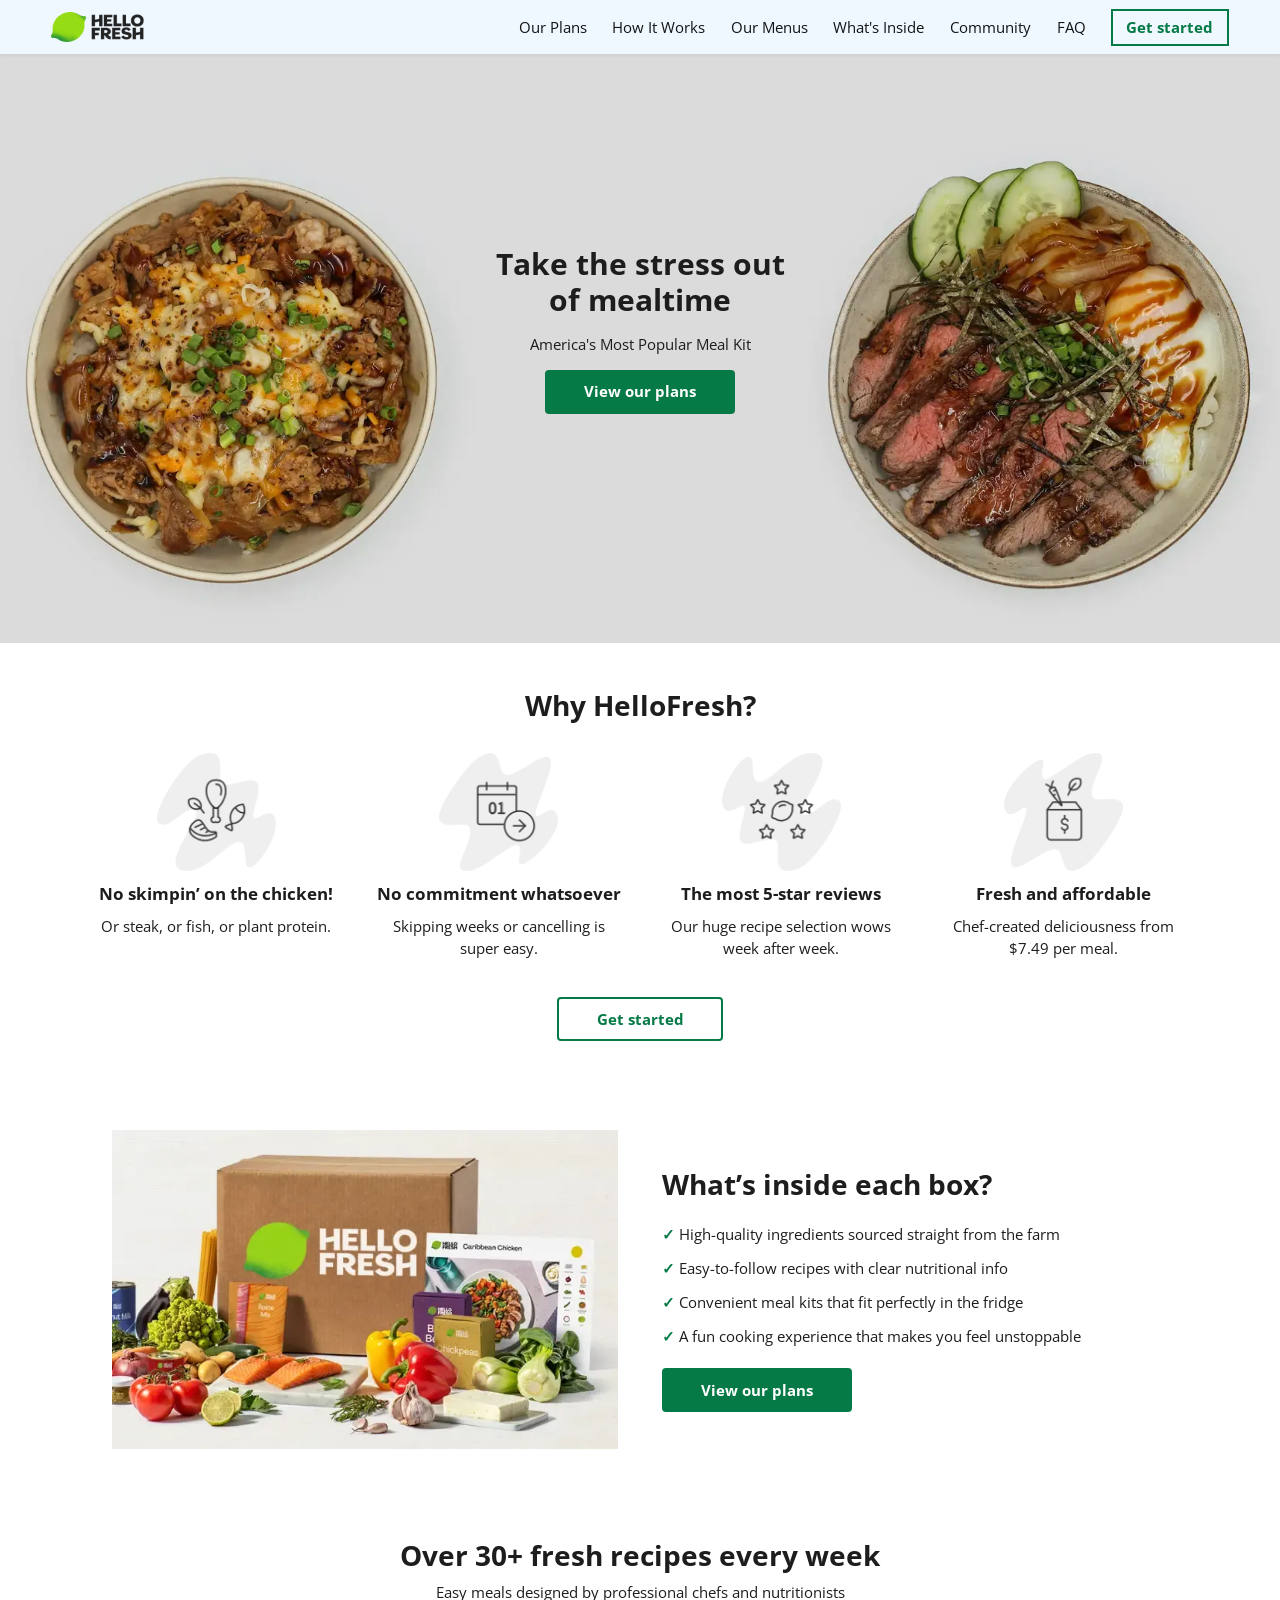
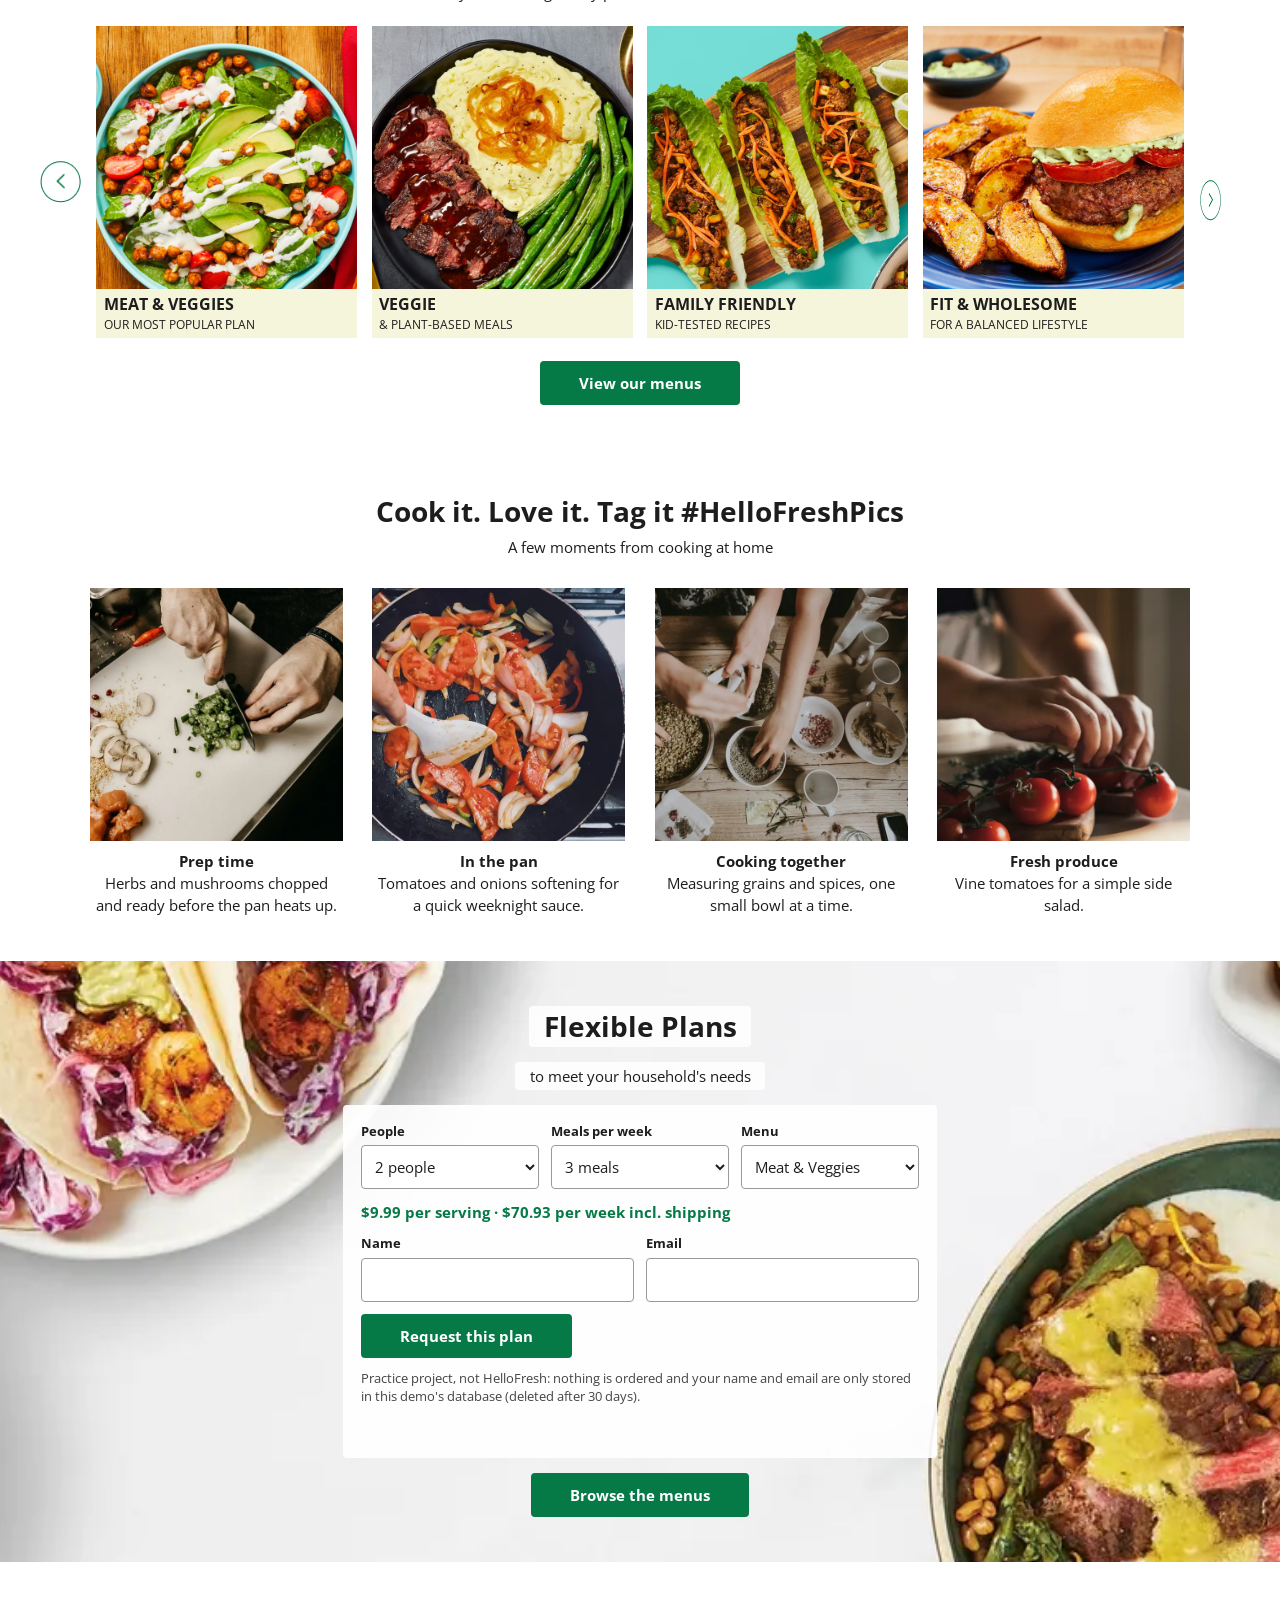
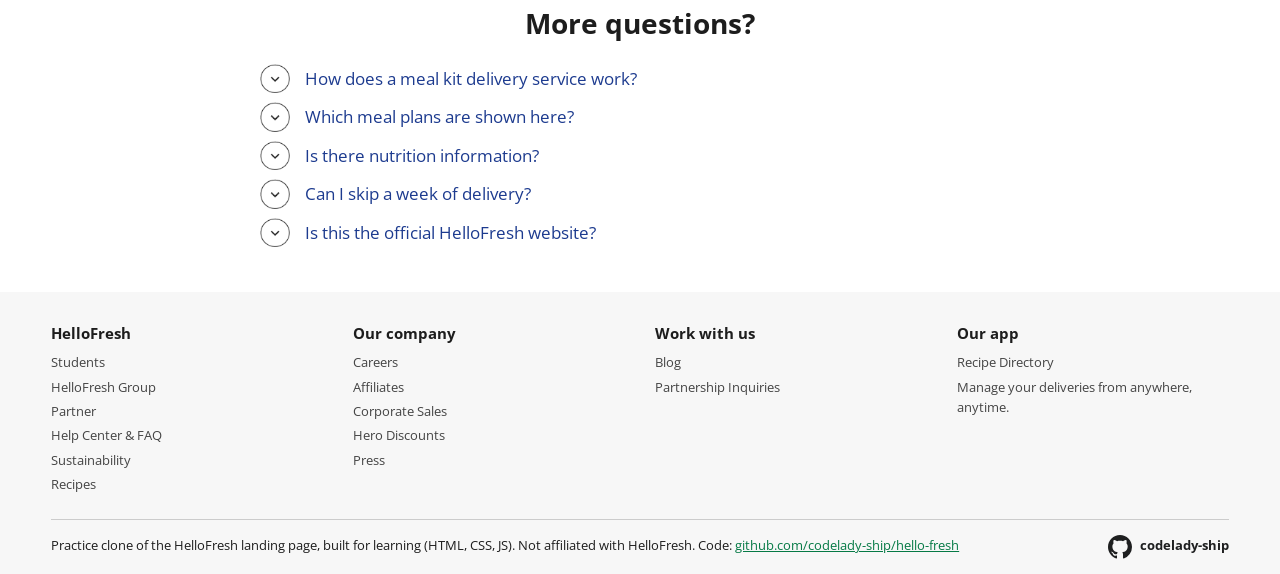
<file: index.html>
<!DOCTYPE html>
<html lang="en">
<head>
    <meta charset="UTF-8">
    <meta name="viewport" content="width=device-width, initial-scale=1.0">
    <title>HelloFresh Landing Page Clone</title>
    <meta name="description" content="Redirects to the HelloFresh landing page practice clone.">
    <link rel="canonical" href="https://codelady-ship.github.io/hello-fresh/hellofresh.html">
    <link rel="icon" href="./favicon.svg" type="image/svg+xml">
    <meta http-equiv="refresh" content="0; url=./hellofresh.html">
    <meta name="robots" content="noindex, follow">
</head>
<body>
    <p>Redirecting to <a href="./hellofresh.html">the HelloFresh landing page clone</a>...</p>
    <script>location.replace('./hellofresh.html' + location.hash);</script>
</body>
</html>
</file>
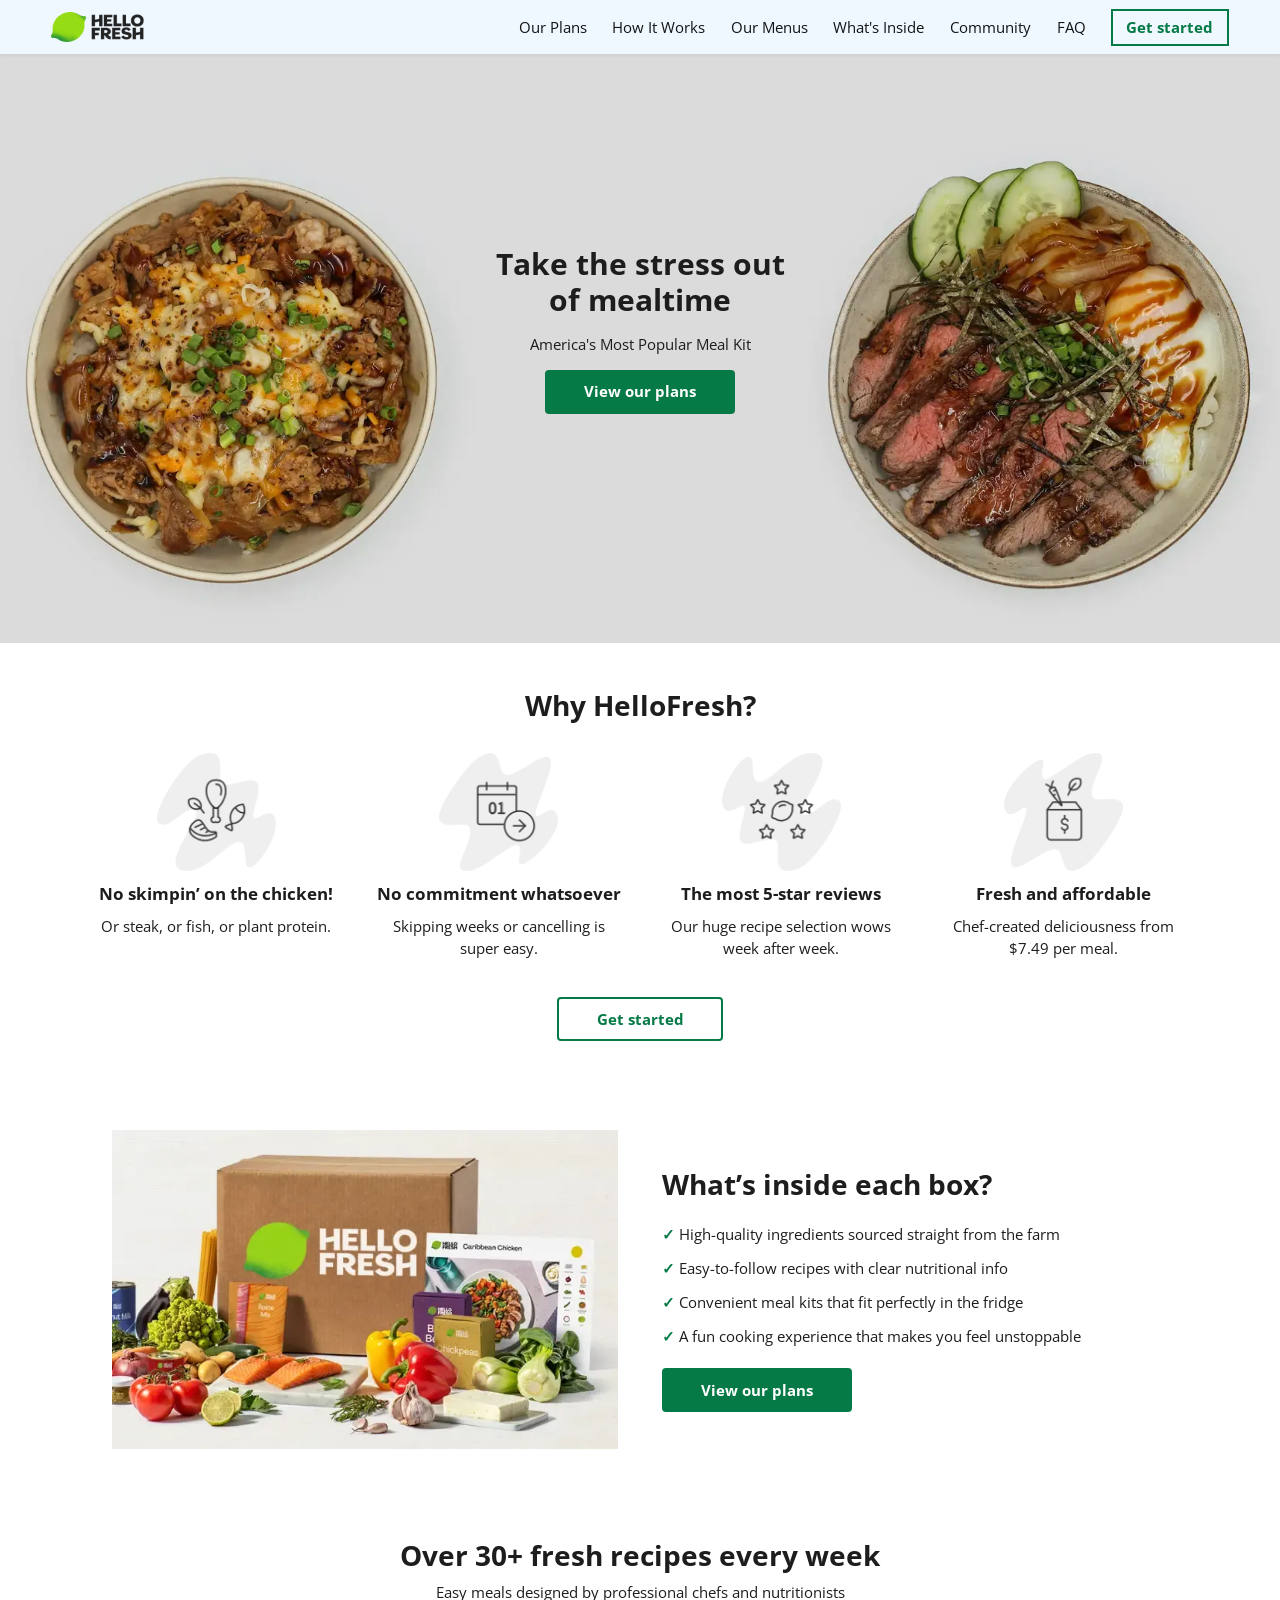
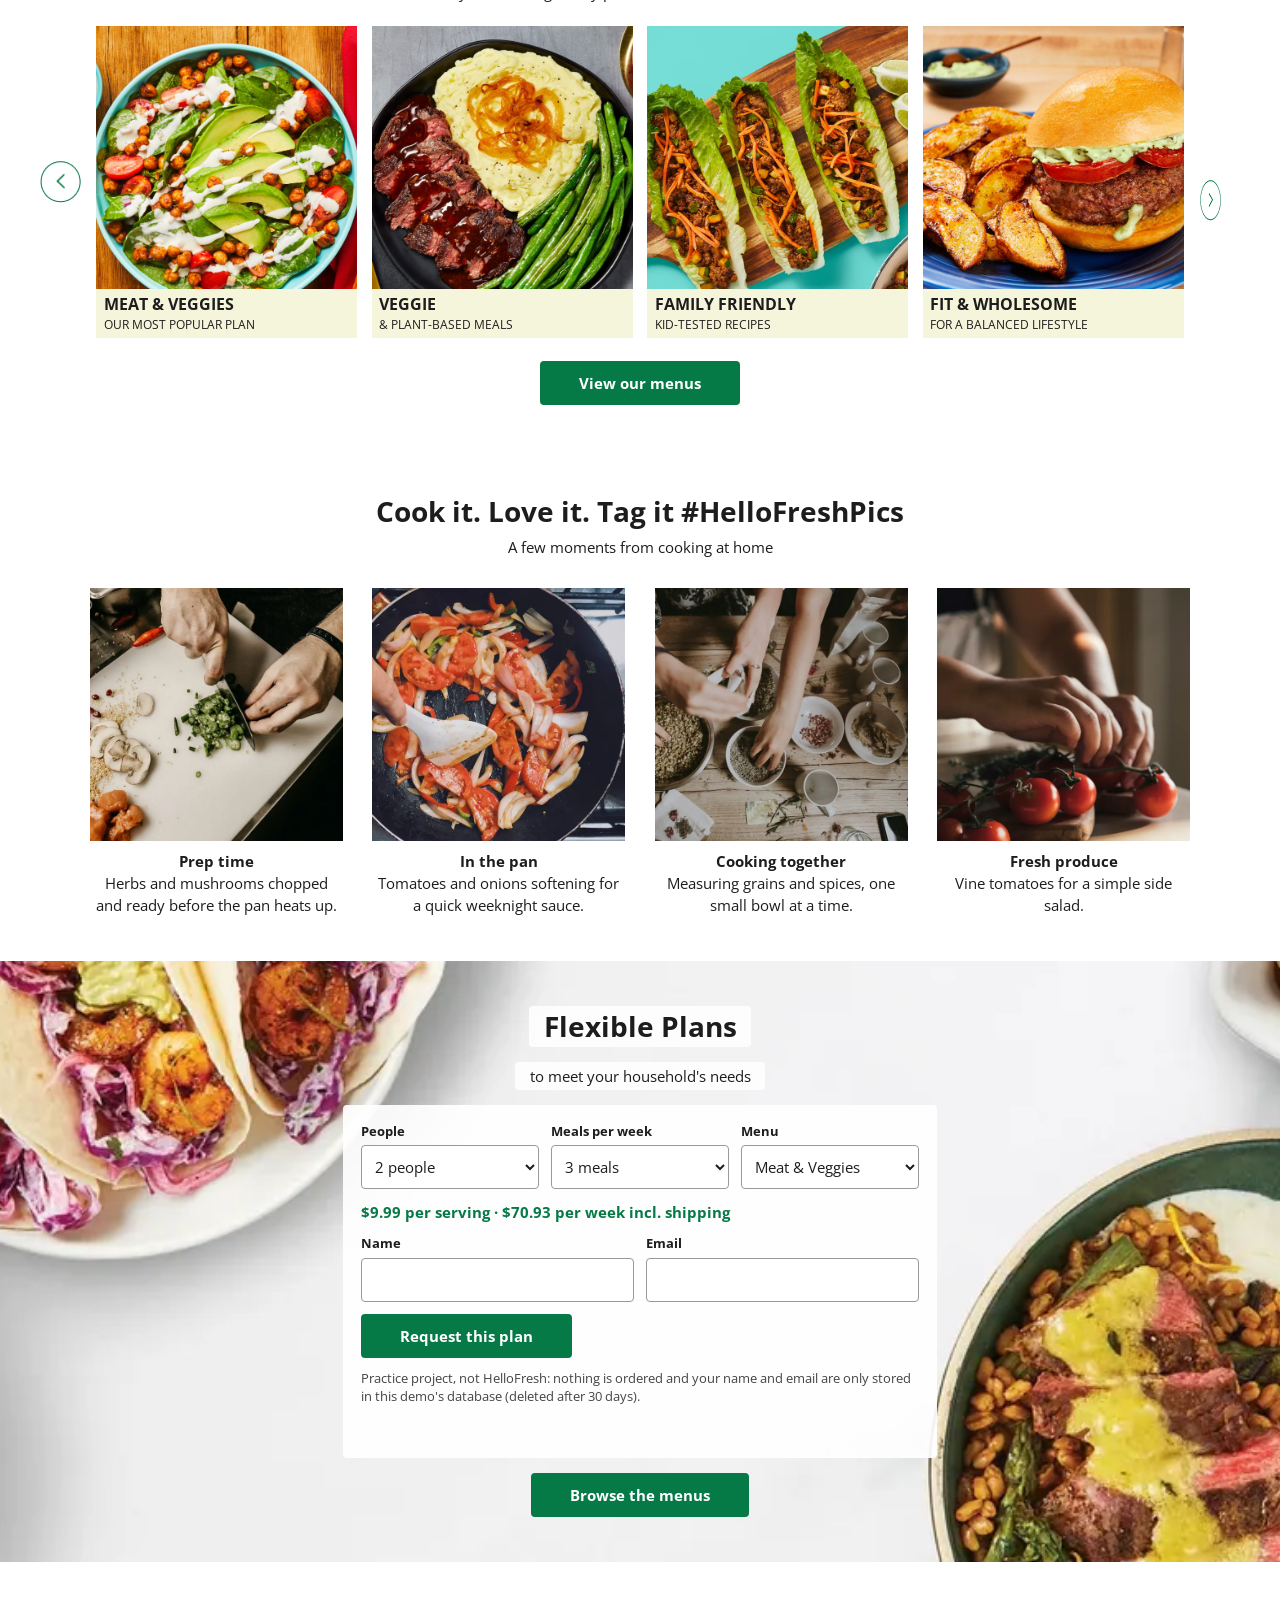
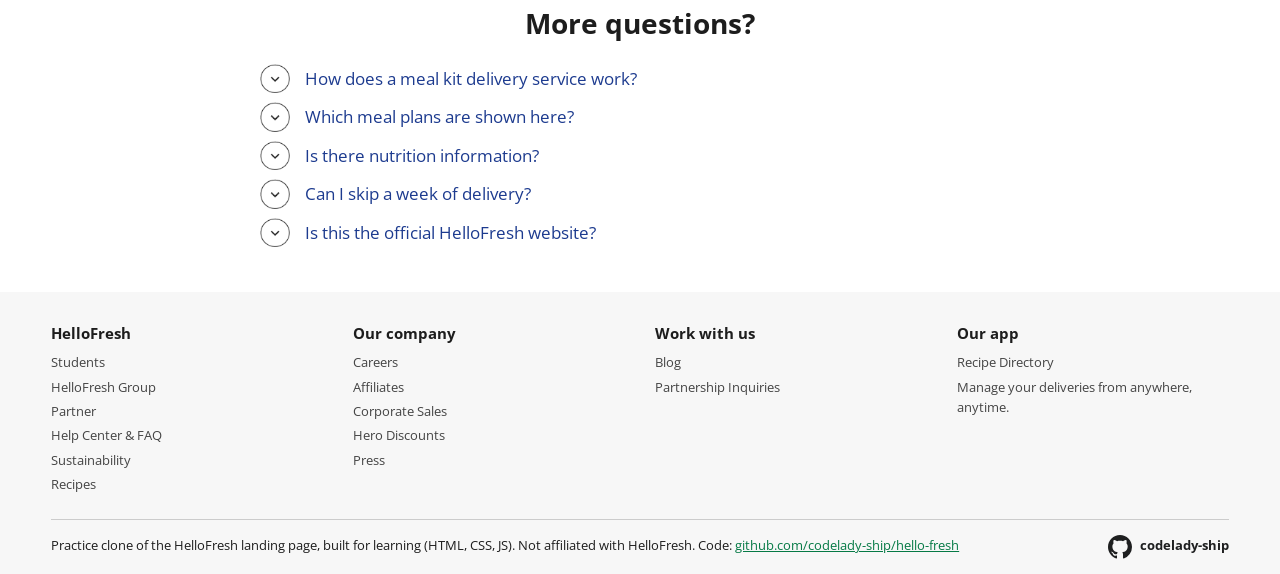
<file: hellofresh.html>
<!DOCTYPE html>
<html lang="en">
<head>
    <meta charset="UTF-8">
    <meta name="viewport" content="width=device-width, initial-scale=1.0">
    <title>HelloFresh Landing Page Clone | HTML &amp; CSS Practice</title>
    <meta name="description" content="A responsive HTML, CSS and JavaScript practice clone of the HelloFresh meal-kit landing page, built by codelady-ship for learning.">
    <link rel="canonical" href="https://codelady-ship.github.io/hello-fresh/hellofresh.html">
    <link rel="icon" href="./favicon.svg" type="image/svg+xml">
    <meta property="og:type" content="website">
    <meta property="og:title" content="HelloFresh Landing Page Clone (practice project)">
    <meta property="og:description" content="Responsive HTML, CSS and JavaScript practice clone of a meal-kit landing page.">
    <meta property="og:url" content="https://codelady-ship.github.io/hello-fresh/hellofresh.html">
    <meta property="og:image" content="https://codelady-ship.github.io/hello-fresh/docs/screenshot.png">
    <meta name="twitter:card" content="summary_large_image">
    <meta name="twitter:title" content="HelloFresh Landing Page Clone (practice project)">
    <meta name="twitter:description" content="Responsive HTML, CSS and JavaScript practice clone of a meal-kit landing page.">
    <meta name="twitter:image" content="https://codelady-ship.github.io/hello-fresh/docs/screenshot.png">
    <link rel="preload" href="./font-family/static/OpenSans-Regular.ttf" as="font" type="font/ttf" crossorigin>
    <link rel="stylesheet" href="./hellofresh.css">
    <link rel="stylesheet" href="./responsive.css">
</head>
<body>
    <header class="navbar">
        <a class="logo" href="#top"><img src="./images/logo.png" alt="HelloFresh logo" width="93" height="30"></a>
        <button class="bars" type="button" aria-label="Open menu" aria-expanded="false" aria-controls="main-nav">
            <svg xmlns="http://www.w3.org/2000/svg" width="32" height="32" fill="currentColor" viewBox="0 0 256 256" aria-hidden="true"><path d="M224,128a8,8,0,0,1-8,8H40a8,8,0,0,1,0-16H216A8,8,0,0,1,224,128ZM40,72H216a8,8,0,0,0,0-16H40a8,8,0,0,0,0,16ZM216,184H40a8,8,0,0,0,0,16H216a8,8,0,0,0,0-16Z"></path></svg>
        </button>
        <nav class="links" id="main-nav" aria-label="Main">
            <a href="#plans">Our Plans</a>
            <a href="#why">How It Works</a>
            <a href="#menus">Our Menus</a>
            <a href="#inside">What's Inside</a>
            <a href="#community">Community</a>
            <a href="#faq">FAQ</a>
            <a class="login" href="#plans">Get started</a>
        </nav>
    </header>

    <main id="top">
        <section class="page1" aria-labelledby="hero-title">
            <div class="hero-text">
                <h1 id="hero-title">Take the stress out of mealtime</h1>
                <p>America's Most Popular Meal Kit</p>
                <a class="btn" href="#plans">View our plans</a>
            </div>
        </section>

        <section class="page2" id="why" aria-labelledby="why-title">
            <h2 id="why-title">Why HelloFresh?</h2>
            <div class="why">
                <div class="A">
                    <img src="./images/page2-1.png" alt="Chicken, fish and steak icon" width="120" height="120">
                    <h3>No skimpin’ on the chicken!</h3>
                    <p>Or steak, or fish, or plant protein.</p>
                </div>
                <div class="A">
                    <img src="./images/page2-2.png" alt="Calendar icon" width="120" height="120">
                    <h3>No commitment whatsoever</h3>
                    <p>Skipping weeks or cancelling is super easy.</p>
                </div>
                <div class="A">
                    <img src="./images/page2-4.png" alt="Five stars icon" width="120" height="120">
                    <h3>The most 5-star reviews</h3>
                    <p>Our huge recipe selection wows week after week.</p>
                </div>
                <div class="A">
                    <img src="./images/page2-3.png" alt="Grocery bag with price icon" width="120" height="120">
                    <h3>Fresh and affordable</h3>
                    <p>Chef-created deliciousness from $7.49 per meal.</p>
                </div>
            </div>
            <a class="btn btn-outline" href="#plans">Get started</a>
        </section>

        <section class="page3" id="inside" aria-labelledby="inside-title">
            <div class="left"><img src="./images/page3.webp" alt="Meal kit box with fresh vegetables, salmon and recipe cards" width="655" height="414" loading="lazy"></div>
            <div class="right">
                <h2 id="inside-title">What’s inside each box?</h2>
                <ul>
                    <li>High-quality ingredients sourced straight from the farm</li>
                    <li>Easy-to-follow recipes with clear nutritional info</li>
                    <li>Convenient meal kits that fit perfectly in the fridge</li>
                    <li>A fun cooking experience that makes you feel unstoppable</li>
                </ul>
                <a class="btn" href="#plans">View our plans</a>
            </div>
        </section>

        <section class="page4" id="menus" aria-labelledby="menus-title">
            <div class="over">
                <h2 id="menus-title">Over 30+ fresh recipes every week</h2>
                <p>Easy meals designed by professional chefs and nutritionists</p>
            </div>
            <div class="carousel">
                <button class="arrow prev" type="button" aria-label="Previous recipes"><img src="./images/arrow-prev.png" alt="" width="45" height="45"></button>
                <div class="page4_img" id="recipe-track">
                    <article class="card img1">
                        <h3>MEAT &amp; VEGGIES</h3>
                        <p>OUR MOST POPULAR PLAN</p>
                    </article>
                    <article class="card img2">
                        <h3>VEGGIE</h3>
                        <p>&amp; PLANT-BASED MEALS</p>
                    </article>
                    <article class="card img3">
                        <h3>FAMILY FRIENDLY</h3>
                        <p>KID-TESTED RECIPES</p>
                    </article>
                    <article class="card img4">
                        <h3>FIT &amp; WHOLESOME</h3>
                        <p>FOR A BALANCED LIFESTYLE</p>
                    </article>
                </div>
                <button class="arrow next" type="button" aria-label="Next recipes"><img src="./images/arrow-next.png" alt="" width="45" height="45"></button>
            </div>
            <a class="btn" href="#plans">View our menus</a>
        </section>

        <section class="page5" id="community" aria-labelledby="community-title">
            <div class="over">
                <h2 id="community-title">Cook it. Love it. Tag it #HelloFreshPics</h2>
                <p>A few moments from cooking at home</p>
            </div>
            <div class="page5img">
                <figure class="C">
                    <img src="./images/page5-1.webp" alt="Hands chopping herbs on a white cutting board next to mushrooms" width="375" height="469" loading="lazy">
                    <figcaption><strong>Prep time</strong>Herbs and mushrooms chopped and ready before the pan heats up.</figcaption>
                </figure>
                <figure class="C">
                    <img src="./images/page5-2.webp" alt="Tomatoes and onions cooking in a black frying pan" width="375" height="469" loading="lazy">
                    <figcaption><strong>In the pan</strong>Tomatoes and onions softening for a quick weeknight sauce.</figcaption>
                </figure>
                <figure class="C">
                    <img src="./images/page5-3.webp" alt="Hands mixing grains and spices in small bowls on a wooden table" width="375" height="469" loading="lazy">
                    <figcaption><strong>Cooking together</strong>Measuring grains and spices, one small bowl at a time.</figcaption>
                </figure>
                <figure class="C">
                    <img src="./images/page5-4.webp" alt="Hands placing cherry tomatoes on a wooden board" width="375" height="469" loading="lazy">
                    <figcaption><strong>Fresh produce</strong>Vine tomatoes for a simple side salad.</figcaption>
                </figure>
            </div>
        </section>

        <section class="page6" id="plans" aria-labelledby="plans-title">
            <h2 id="plans-title">Flexible Plans</h2>
            <p>to meet your household's needs</p>
            <form class="plan-form" id="plan-form" novalidate>
                <div class="plan-row">
                    <label>People
                        <select name="people" id="plan-people">
                            <option value="2" selected>2 people</option>
                            <option value="4">4 people</option>
                        </select>
                    </label>
                    <label>Meals per week
                        <select name="mealsPerWeek" id="plan-meals">
                            <option value="3" selected>3 meals</option>
                            <option value="4">4 meals</option>
                            <option value="5">5 meals</option>
                        </select>
                    </label>
                    <label>Menu
                        <select name="mealKitSlug" id="plan-kit">
                            <option value="meat-and-veggies" selected>Meat &amp; Veggies</option>
                            <option value="veggie">Veggie</option>
                            <option value="family-friendly">Family Friendly</option>
                            <option value="fit-and-wholesome">Fit &amp; Wholesome</option>
                        </select>
                    </label>
                </div>
                <p class="plan-price" id="plan-price" aria-live="polite">$9.99 per serving · $70.93 per week incl. shipping</p>
                <div class="plan-row">
                    <label>Name
                        <input type="text" name="name" id="plan-name" autocomplete="name" maxlength="80" required>
                    </label>
                    <label>Email
                        <input type="email" name="email" id="plan-email" autocomplete="email" maxlength="254" required>
                    </label>
                </div>
                <button class="btn" type="submit" id="plan-submit">Request this plan</button>
                <p class="form-note">Practice project, not HelloFresh: nothing is ordered and your name and email are only stored in this demo's database (deleted after 30 days).</p>
                <p class="form-status" id="plan-status" role="status" aria-live="polite"></p>
            </form>
            <a class="btn" href="#menus">Browse the menus</a>
        </section>

        <section class="page7" id="faq" aria-labelledby="faq-title">
            <h2 id="faq-title">More questions?</h2>
            <div class="more">
                <details>
                    <summary><img src="./images/span.png" alt="" width="32" height="32">How does a meal kit delivery service work?</summary>
                    <p>You choose a plan and your recipes from the weekly menu. A box with pre-portioned ingredients and step-by-step recipe cards is delivered to your door.</p>
                </details>
                <details>
                    <summary><img src="./images/span.png" alt="" width="32" height="32">Which meal plans are shown here?</summary>
                    <p>This page shows four example plans: Meat &amp; Veggies, Veggie, Family Friendly and Fit &amp; Wholesome.</p>
                </details>
                <details>
                    <summary><img src="./images/span.png" alt="" width="32" height="32">Is there nutrition information?</summary>
                    <p>Yes. Each recipe card in a meal kit lists its nutritional information.</p>
                </details>
                <details>
                    <summary><img src="./images/span.png" alt="" width="32" height="32">Can I skip a week of delivery?</summary>
                    <p>Yes. As the page says above, skipping weeks or cancelling is meant to be easy.</p>
                </details>
                <details>
                    <summary><img src="./images/span.png" alt="" width="32" height="32">Is this the official HelloFresh website?</summary>
                    <p>No. This is a practice clone built to learn HTML, CSS and JavaScript. For real plans, prices and delivery areas, visit the official HelloFresh website.</p>
                </details>
            </div>
        </section>
    </main>

    <footer>
        <div class="page8">
            <div class="D">
                <h3>HelloFresh</h3>
                <ul><li>Students</li><li>HelloFresh Group</li><li>Partner</li><li>Help Center &amp; FAQ</li><li>Sustainability</li><li>Recipes</li></ul>
            </div>
            <div class="D">
                <h3>Our company</h3>
                <ul><li>Careers</li><li>Affiliates</li><li>Corporate Sales</li><li>Hero Discounts</li><li>Press</li></ul>
            </div>
            <div class="D">
                <h3>Work with us</h3>
                <ul><li>Blog</li><li>Partnership Inquiries</li></ul>
            </div>
            <div class="D">
                <h3>Our app</h3>
                <ul><li>Recipe Directory</li><li>Manage your deliveries from anywhere, anytime.</li></ul>
            </div>
        </div>
        <div class="son">
            <p class="finish">Practice clone of the HelloFresh landing page, built for learning (HTML, CSS, JS). Not affiliated with HelloFresh. Code: <a href="https://github.com/codelady-ship/hello-fresh">github.com/codelady-ship/hello-fresh</a></p>
            <a class="s" href="https://github.com/codelady-ship" target="_blank" rel="noopener noreferrer" aria-label="codelady-ship on GitHub (opens in a new tab)">
                <svg xmlns="http://www.w3.org/2000/svg" width="24" height="24" viewBox="0 0 16 16" fill="currentColor" aria-hidden="true"><path d="M8 0C3.58 0 0 3.58 0 8c0 3.54 2.29 6.53 5.47 7.59.4.07.55-.17.55-.38 0-.19-.01-.82-.01-1.49-2.01.37-2.53-.49-2.69-.94-.09-.23-.48-.94-.82-1.13-.28-.15-.68-.52-.01-.53.63-.01 1.08.58 1.23.82.72 1.21 1.87.87 2.33.66.07-.52.28-.87.51-1.07-1.78-.2-3.64-.89-3.64-3.95 0-.87.31-1.59.82-2.15-.08-.2-.36-1.02.08-2.12 0 0 .67-.21 2.2.82.64-.18 1.32-.27 2-.27.68 0 1.36.09 2 .27 1.53-1.04 2.2-.82 2.2-.82.44 1.1.16 1.92.08 2.12.51.56.82 1.27.82 2.15 0 3.07-1.87 3.75-3.65 3.95.29.25.54.73.54 1.48 0 1.07-.01 1.93-.01 2.2 0 .21.15.46.55.38A8.013 8.013 0 0016 8c0-4.42-3.58-8-8-8z"/></svg>
                <span>codelady-ship</span>
            </a>
        </div>
    </footer>
    <script src="./hellofresh.js"></script>
</body>
</html>
</file>
<file: hellofresh.css>
@font-face {
    font-family: "Open Sans";
    src: url("./font-family/static/OpenSans-Regular.ttf") format("truetype");
    font-weight: 400;
    font-style: normal;
    font-display: swap;
}
@font-face {
    font-family: "Open Sans";
    src: url("./font-family/static/OpenSans-Bold.ttf") format("truetype");
    font-weight: 700;
    font-style: normal;
    font-display: swap;
}

* {
    margin: 0;
    padding: 0;
    box-sizing: border-box;
    text-decoration: none;
}
/* Fluid root size: grows a little with the viewport but stays readable (14px to 18px). */
html {
    font-size: clamp(14px, calc(0.3vw + 11px), 18px);
    scroll-behavior: smooth;
    scroll-padding-top: 4.5rem;
}
body {
    font-family: "Open Sans", Arial, sans-serif;
    color: #1d1d1d;
    background: #fff;
    line-height: 1.5;
    overflow-x: hidden;
}
img { max-width: 100%; height: auto; display: block; }
ul { list-style: none; }
h2 { font-size: 1.9rem; line-height: 1.25; }
section { padding: 3rem 1.5rem; }

.btn {
    display: inline-block;
    color: #fff;
    background-color: #067a46;
    border: 2px solid #067a46;
    padding: 0.6rem 2.5rem;
    font-weight: 700;
    border-radius: 4px;
    transition: background-color 0.2s, color 0.2s;
}
.btn:hover, .btn:focus-visible { background-color: #04603a; border-color: #04603a; }
.btn-outline { color: #067a46; background: transparent; }
.btn-outline:hover, .btn-outline:focus-visible { color: #fff; }

/* navbar */
.navbar {
    position: sticky;
    top: 0;
    z-index: 10;
    display: flex;
    justify-content: space-between;
    align-items: center;
    gap: 1rem;
    padding: 0.6rem clamp(1rem, 4vw, 4rem);
    background-color: aliceblue;
    box-shadow: 0 1px 4px rgba(0, 0, 0, 0.08);
}
.logo img { width: 93px; }
.links {
    display: flex;
    align-items: center;
    gap: clamp(0.8rem, 2vw, 2rem);
}
.links a { color: #131414; }
.links a:hover { color: #067a46; }
.links .login {
    color: #067a46;
    border: 2px solid;
    padding: 0.35em 0.9em;
    font-weight: 700;
}
.bars {
    display: none;
    background: none;
    border: 0;
    color: #1e1f20;
    cursor: pointer;
}

/* page1 hero */
.page1 {
    background: url("./images/page1.webp") no-repeat center / cover;
    min-height: min(80vh, 46vw);
    display: flex;
    justify-content: center;
    padding-top: clamp(7rem, 15vw, 15rem);
    text-align: center;
}
.hero-text {
    display: flex;
    flex-direction: column;
    align-items: center;
    gap: 1rem;
    max-width: 22rem;
}
.page1 h1 { font-size: 2rem; line-height: 1.2; }

/* page2 */
.page2 { text-align: center; }
.page2 h2 { margin-bottom: 2rem; }
.why {
    display: grid;
    grid-template-columns: repeat(4, minmax(0, 1fr));
    gap: 2rem;
    max-width: 1100px;
    margin: 0 auto 2.5rem;
}
.A { display: flex; flex-direction: column; align-items: center; gap: 0.6rem; }
.A img { width: 8rem; height: 8rem; }

/* page3 */
.page3 {
    display: flex;
    align-items: center;
    justify-content: center;
    gap: 3rem;
    max-width: 1100px;
    margin: 0 auto;
}
.left { flex: 1 1 0; }
.right { flex: 1 1 0; display: flex; flex-direction: column; gap: 1rem; }
.right li { padding: 0.4rem 0; }
.right li::before { content: "✓ "; color: #067a46; font-weight: 700; }
.right .btn { align-self: flex-start; }

/* page4 recipes */
.page4 { display: flex; flex-direction: column; align-items: center; text-align: center; gap: 1.5rem; }
.over p { margin-top: 0.5rem; }
.carousel {
    display: flex;
    align-items: center;
    gap: 1rem;
    width: 100%;
    max-width: 1200px;
}
.arrow {
    flex: 0 0 auto;
    background: none;
    border: 0;
    cursor: pointer;
    border-radius: 50%;
}
.arrow img { width: 2.8rem; height: 2.8rem; }
.page4_img {
    flex: 1;
    display: grid;
    grid-auto-flow: column;
    grid-auto-columns: calc((100% - 3rem) / 4);
    gap: 1rem;
    overflow-x: auto;
    scroll-snap-type: x mandatory;
    scroll-behavior: smooth;
    scrollbar-width: none;
}
.page4_img::-webkit-scrollbar { display: none; }
.card {
    aspect-ratio: 5 / 6;
    display: flex;
    flex-direction: column;
    justify-content: flex-end;
    text-align: left;
    background: no-repeat center / cover;
    scroll-snap-align: start;
}
.card h3 { font-size: 1.1rem; background-color: beige; padding: 0.2rem 0.5rem 0; }
.card p { font-size: 0.8rem; background-color: beige; padding: 0 0.5rem 0.3rem; }
.img1 { background-image: url("./images/page4-1.jpg"); }
.img2 { background-image: url("./images/page4-2.jpg"); }
.img3 { background-image: url("./images/page4-3.jpg"); }
.img4 { background-image: url("./images/page4-4.jpg"); }

/* page5 community */
.page5 { text-align: center; }
.page5img {
    display: grid;
    grid-template-columns: repeat(4, minmax(0, 1fr));
    gap: 2rem;
    max-width: 1100px;
    margin: 2rem auto 0;
}
.C img { width: 100%; aspect-ratio: 1; object-fit: cover; margin-bottom: 0.6rem; }
.C strong { display: block; }

/* page6 plans */
.page6 {
    background: url("./images/page6.webp") no-repeat center / cover;
    min-height: 16rem;
    display: flex;
    flex-direction: column;
    align-items: center;
    justify-content: center;
    gap: 1rem;
    text-align: center;
}

/* plan request form (sends to the Spring Boot API, see hellofresh.js) */
.plan-form {
    width: 100%;
    max-width: 40rem;
    display: flex;
    flex-direction: column;
    gap: 0.8rem;
    padding: 1.2rem;
    background: rgba(255, 255, 255, 0.92);
    border-radius: 4px;
    text-align: left;
}
.plan-row { display: grid; grid-template-columns: repeat(auto-fit, minmax(10rem, 1fr)); gap: 0.8rem; }
.plan-form label { display: flex; flex-direction: column; gap: 0.25rem; font-size: 0.85rem; font-weight: 700; }
.plan-form select, .plan-form input {
    font: inherit;
    font-weight: 400;
    font-size: 1rem;
    min-height: 44px;
    padding: 0.45rem 0.6rem;
    border: 1px solid #999;
    border-radius: 4px;
    background: #fff;
    color: #1d1d1d;
}
.plan-form select:focus-visible, .plan-form input:focus-visible { outline: 2px solid #067a46; outline-offset: 1px; }
.plan-form input[aria-invalid="true"] { border-color: #b3261e; }
.plan-form .plan-price { font-weight: 700; color: #067a46; background: none; padding: 0; }
.plan-form .btn { align-self: flex-start; cursor: pointer; font: inherit; font-weight: 700; }
.plan-form .btn:disabled { opacity: 0.7; cursor: wait; }
.plan-form .form-status { background: none; padding: 0; font-size: 0.95rem; min-height: 1.5em; }
.plan-form .form-status.success { color: #067a46; font-weight: 700; }
.plan-form .form-status.error { color: #b3261e; font-weight: 700; }
.plan-form .form-status.info { color: #1d3b8f; font-weight: 700; }
.plan-form .form-note { background: none; padding: 0; font-size: 0.85rem; color: #444; }

/* page7 faq */
.page7 h2 { text-align: center; margin-bottom: 1.5rem; }
.more { max-width: 760px; margin: 0 auto; display: flex; flex-direction: column; gap: 0.6rem; }
.more summary {
    display: flex;
    align-items: center;
    gap: 1rem;
    font-size: 1.15rem;
    color: #1d3b8f;
    cursor: pointer;
    list-style: none;
}
.more summary::-webkit-details-marker { display: none; }
.more summary img { width: 2rem; height: 2rem; transition: transform 0.2s; }
.more details[open] summary img { transform: rotate(180deg); }
.more details p { padding: 0.5rem 0 0.5rem 3rem; }

/* footer */
footer { padding: 2rem clamp(1rem, 4vw, 4rem) 1rem; background: #f7f7f7; }
.page8 {
    display: grid;
    grid-template-columns: repeat(4, minmax(0, 1fr));
    gap: 2rem;
    max-width: 1200px;
    margin: 0 auto 1.5rem;
}
.D h3 { font-size: 1rem; margin-bottom: 0.4rem; }
.D li { font-size: 0.9rem; color: #444; padding: 0.15rem 0; }
.son {
    display: flex;
    justify-content: space-between;
    align-items: center;
    gap: 2rem;
    max-width: 1200px;
    margin: 0 auto;
    border-top: 1px solid #ccc;
    padding-top: 1rem;
    font-size: 0.85rem;
}
.finish a { color: #067a46; text-decoration: underline; overflow-wrap: anywhere; }
.s { display: inline-flex; gap: 0.5rem; align-items: center; color: #1e1f20; text-decoration: none; font-weight: 600; white-space: nowrap; }
.s:hover, .s:focus-visible { color: #067a46; text-decoration: underline; }
/* arrow-next.png has more transparent padding than arrow-prev.png */
.arrow.next img { width: 5.3rem; height: 5.3rem; margin: -1.25rem; }
.page6 h2, .page6 p { background: rgba(255, 255, 255, 0.85); padding: 0.2rem 1rem; border-radius: 4px; }
</file>
<file: responsive.css>
@media (max-width: 992px) {
    .why, .page5img { grid-template-columns: repeat(2, minmax(0, 1fr)); }
    .page4_img { grid-auto-columns: calc((100% - 1rem) / 2); }
    .page8 { grid-template-columns: repeat(2, minmax(0, 1fr)); }
}

/* Mobile menu: hamburger toggles the nav (see hellofresh.js) */
@media (max-width: 820px) {
    .bars { display: block; }
    .links {
        display: none;
        position: absolute;
        top: 100%;
        left: 0;
        right: 0;
        flex-direction: column;
        align-items: stretch;
        gap: 0;
        background-color: aliceblue;
        box-shadow: 0 6px 10px rgba(0, 0, 0, 0.1);
        padding: 0.5rem 1rem 1rem;
    }
    .links.open { display: flex; }
    .links a { padding: 0.7rem 0.5rem; border-bottom: 1px solid #dde7ef; }
    .links .login { margin-top: 0.7rem; text-align: center; border-bottom: 2px solid; }

    .page1 {
        min-height: 0;
        aspect-ratio: auto;
        padding: 0;
        flex-direction: column;
        background: none;
    }
    .page1::before {
        content: "";
        display: block;
        aspect-ratio: 1920 / 790;
        background: url("./images/page1.webp") no-repeat center / cover;
    }
    .hero-text { max-width: none; padding: 1.5rem 1rem 0; }
    .page1 h1 { font-size: 1.8rem; }
    .page3 { flex-direction: column; gap: 1.5rem; }
    .right .btn { align-self: center; }
}

@media (max-width: 600px) {
    section { padding: 2.5rem 1rem; }
    h2 { font-size: 1.6rem; }
    .why { gap: 1.5rem; }
    .A img { width: 6rem; height: 6rem; }
    .carousel { gap: 0.3rem; }
    .arrow img { width: 2.2rem; height: 2.2rem; }
    .arrow.next img { width: 4.2rem; height: 4.2rem; margin: -1rem; }
    .page4_img { grid-auto-columns: 100%; }
    .page5img { grid-template-columns: minmax(0, 1fr); max-width: 360px; }
    .page6 { background-position: 20% center; }
    .more summary { font-size: 1rem; }
    .more details p { padding-left: 3rem; }
    .son { flex-direction: column; align-items: flex-start; gap: 1rem; }
}

@media (max-width: 380px) {
    .why, .page8 { grid-template-columns: minmax(0, 1fr); }
}
</file>
